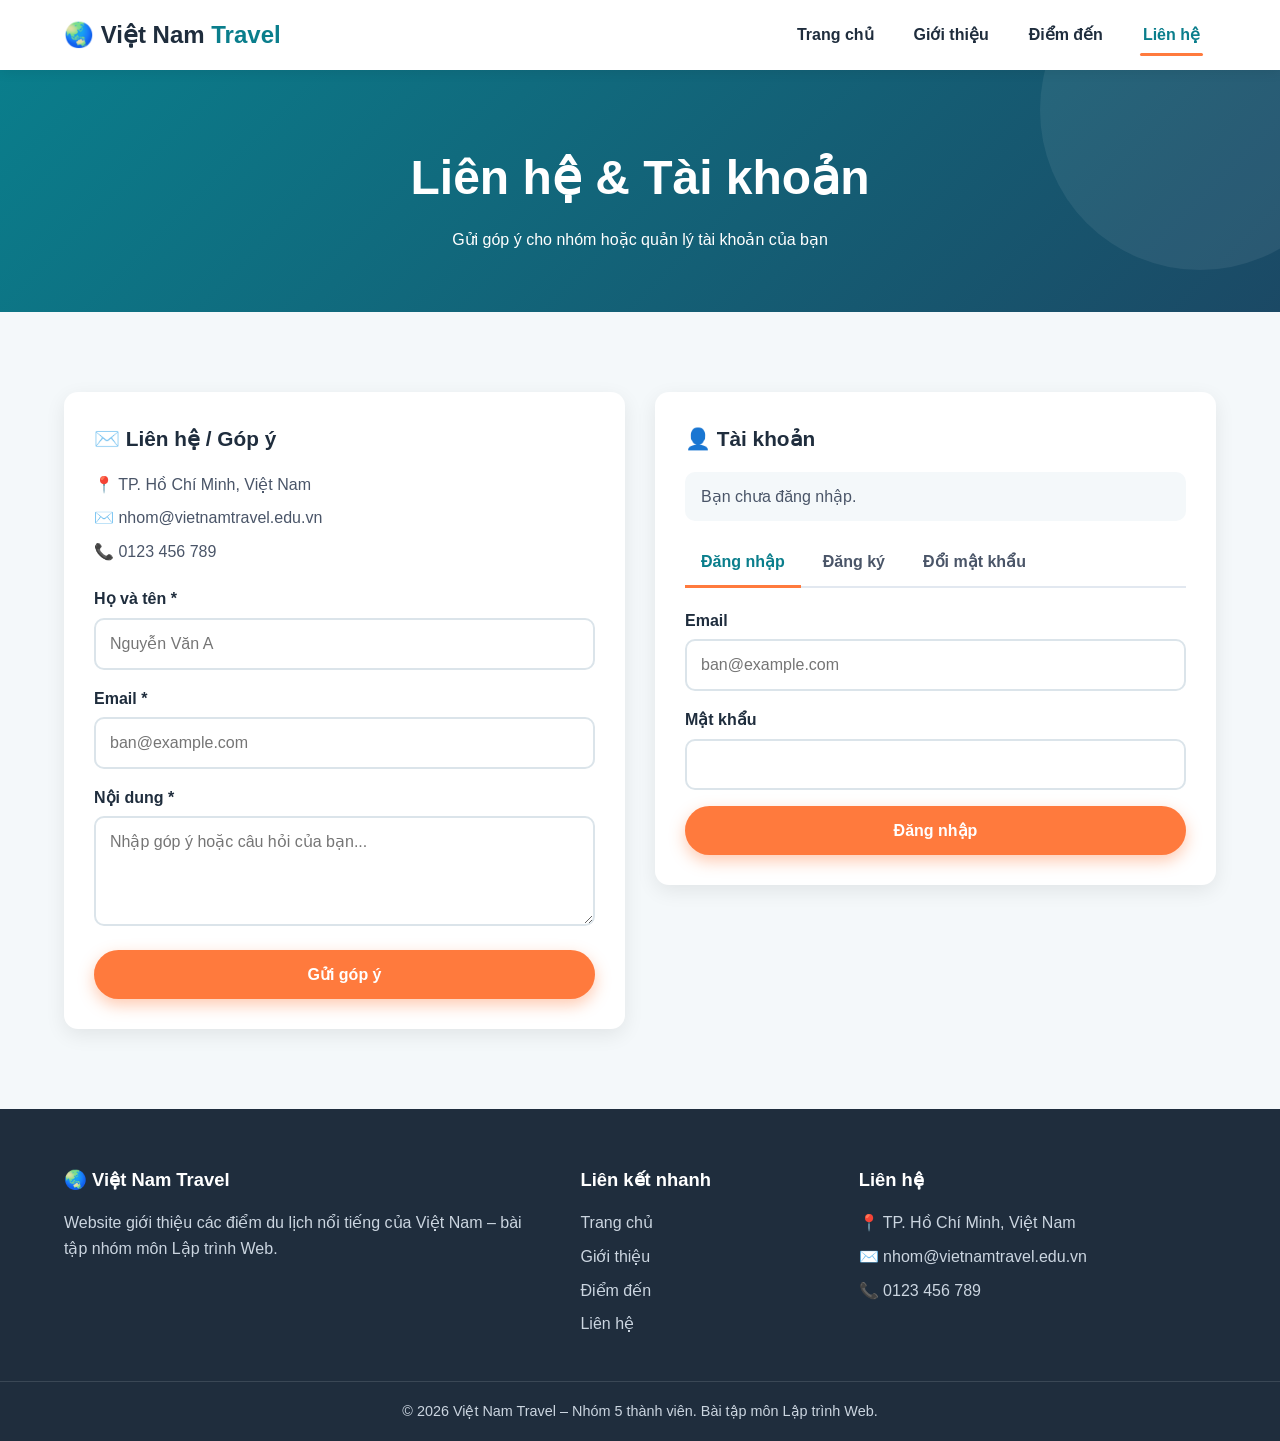
<file: web-project/contact.html>
<!DOCTYPE html>
<html lang="vi">
<head>
 <meta charset="UTF-8">
 <meta name="viewport" content="width=device-width, initial-scale=1.0">
 <title>Liên hệ - Việt Nam Travel</title>
 <link rel="stylesheet" href="css/style.css">
 <link rel="stylesheet" href="css/responsive.css">
</head>
<body>


 <!-- ========== NAVBAR ========== -->
 <header class="navbar">
   <div class="container nav-inner">
     <a href="index.html" class="logo">🌏 Việt Nam <span>Travel</span></a>
     <input type="checkbox" id="nav-toggle" class="nav-toggle">
     <label for="nav-toggle" class="nav-burger" aria-label="Mở menu"><span></span></label>
     <nav class="nav-menu">
       <ul>
         <li><a href="index.html">Trang chủ</a></li>
         <li><a href="about.html">Giới thiệu</a></li>
         <li><a href="products.html">Điểm đến</a></li>
         <li><a href="contact.html" class="active">Liên hệ</a></li>
       </ul>
     </nav>
   </div>
 </header>


 <!-- ========== TIÊU ĐỀ TRANG ========== -->
 <section class="page-hero">
   <h1>Liên hệ &amp; Tài khoản</h1>
   <p>Gửi góp ý cho nhóm hoặc quản lý tài khoản của bạn</p>
 </section>


 <!-- ========== NỘI DUNG ========== -->
 <main class="section">
   <div class="container contact-grid">


     <!-- Cột trái: Liên hệ / Góp ý -->
     <div class="panel">
       <h3>✉️ Liên hệ / Góp ý</h3>
       <ul class="info-list">
         <li>📍 TP. Hồ Chí Minh, Việt Nam</li>
         <li>✉️ nhom@vietnamtravel.edu.vn</li>
         <li>📞 0123 456 789</li>
       </ul>


       <form id="form-feedback" novalidate>
         <div class="form-group">
           <label for="fb-name">Họ và tên *</label>
           <input type="text" id="fb-name" placeholder="Nguyễn Văn A">
         </div>
         <div class="form-group">
           <label for="fb-email">Email *</label>
           <input type="email" id="fb-email" placeholder="ban@example.com">
         </div>
         <div class="form-group">
           <label for="fb-content">Nội dung *</label>
           <textarea id="fb-content" placeholder="Nhập góp ý hoặc câu hỏi của bạn..."></textarea>
         </div>
         <button type="submit" class="btn btn-primary btn-block">Gửi góp ý</button>
         <p class="msg" aria-live="polite"></p>
       </form>
     </div>


     <!-- Cột phải: Tài khoản -->
     <div class="panel">
       <h3>👤 Tài khoản</h3>
       <div class="account-status" id="account-status"></div>


       <div class="tabs">
         <button type="button" class="tab-btn active" data-tab="login">Đăng nhập</button>
         <button type="button" class="tab-btn" data-tab="register">Đăng ký</button>
         <button type="button" class="tab-btn" data-tab="change-pass">Đổi mật khẩu</button>
       </div>


       <!-- Đăng nhập -->
       <div class="tab-panel active" id="tab-login">
         <form id="form-login" novalidate>
           <div class="form-group">
             <label for="login-email">Email</label>
             <input type="email" id="login-email" placeholder="ban@example.com" autocomplete="username">
           </div>
           <div class="form-group">
             <label for="login-pass">Mật khẩu</label>
             <input type="password" id="login-pass" autocomplete="current-password">
           </div>
           <button type="submit" class="btn btn-primary btn-block">Đăng nhập</button>
           <p class="msg" aria-live="polite"></p>
         </form>
       </div>


       <!-- Đăng ký -->
       <div class="tab-panel" id="tab-register">
         <form id="form-register" novalidate>
           <div class="form-group">
             <label for="reg-name">Họ và tên</label>
             <input type="text" id="reg-name" autocomplete="name">
           </div>
           <div class="form-group">
             <label for="reg-email">Email</label>
             <input type="email" id="reg-email" autocomplete="email">
           </div>
           <div class="form-group">
             <label for="reg-pass">Mật khẩu (ít nhất 6 ký tự)</label>
             <input type="password" id="reg-pass" autocomplete="new-password">
           </div>
           <div class="form-group">
             <label for="reg-pass2">Nhập lại mật khẩu</label>
             <input type="password" id="reg-pass2" autocomplete="new-password">
           </div>
           <button type="submit" class="btn btn-primary btn-block">Đăng ký</button>
           <p class="msg" aria-live="polite"></p>
         </form>
       </div>


       <!-- Đổi mật khẩu -->
       <div class="tab-panel" id="tab-change-pass">
         <form id="form-change-pass" novalidate>
           <div class="form-group">
             <label for="cp-old">Mật khẩu cũ</label>
             <input type="password" id="cp-old" autocomplete="current-password">
           </div>
           <div class="form-group">
             <label for="cp-new">Mật khẩu mới</label>
             <input type="password" id="cp-new" autocomplete="new-password">
           </div>
           <div class="form-group">
             <label for="cp-new2">Nhập lại mật khẩu mới</label>
             <input type="password" id="cp-new2" autocomplete="new-password">
           </div>
           <button type="submit" class="btn btn-primary btn-block">Đổi mật khẩu</button>
           <p class="msg" aria-live="polite"></p>
         </form>
       </div>
     </div>


   </div>
 </main>


 <!-- ========== FOOTER ========== -->
 <footer class="footer">
   <div class="container footer-grid">
     <div class="footer-col">
       <h4>🌏 Việt Nam Travel</h4>
       <p>Website giới thiệu các điểm du lịch nổi tiếng của Việt Nam – bài tập nhóm môn Lập trình Web.</p>
     </div>
     <div class="footer-col">
       <h4>Liên kết nhanh</h4>
       <ul>
         <li><a href="index.html">Trang chủ</a></li>
         <li><a href="about.html">Giới thiệu</a></li>
         <li><a href="products.html">Điểm đến</a></li>
         <li><a href="contact.html">Liên hệ</a></li>
       </ul>
     </div>
     <div class="footer-col">
       <h4>Liên hệ</h4>
       <ul>
         <li>📍 TP. Hồ Chí Minh, Việt Nam</li>
         <li>✉️ nhom@vietnamtravel.edu.vn</li>
         <li>📞 0123 456 789</li>
       </ul>
     </div>
   </div>
   <div class="footer-bottom">
     <p>&copy; 2026 Việt Nam Travel – Nhóm 5 thành viên. Bài tập môn Lập trình Web.</p>
   </div>
 </footer>


 <script src="https://code.jquery.com/jquery-3.7.1.min.js"></script>
 <script src="js/main.js"></script>
</body>
</html>
</file>
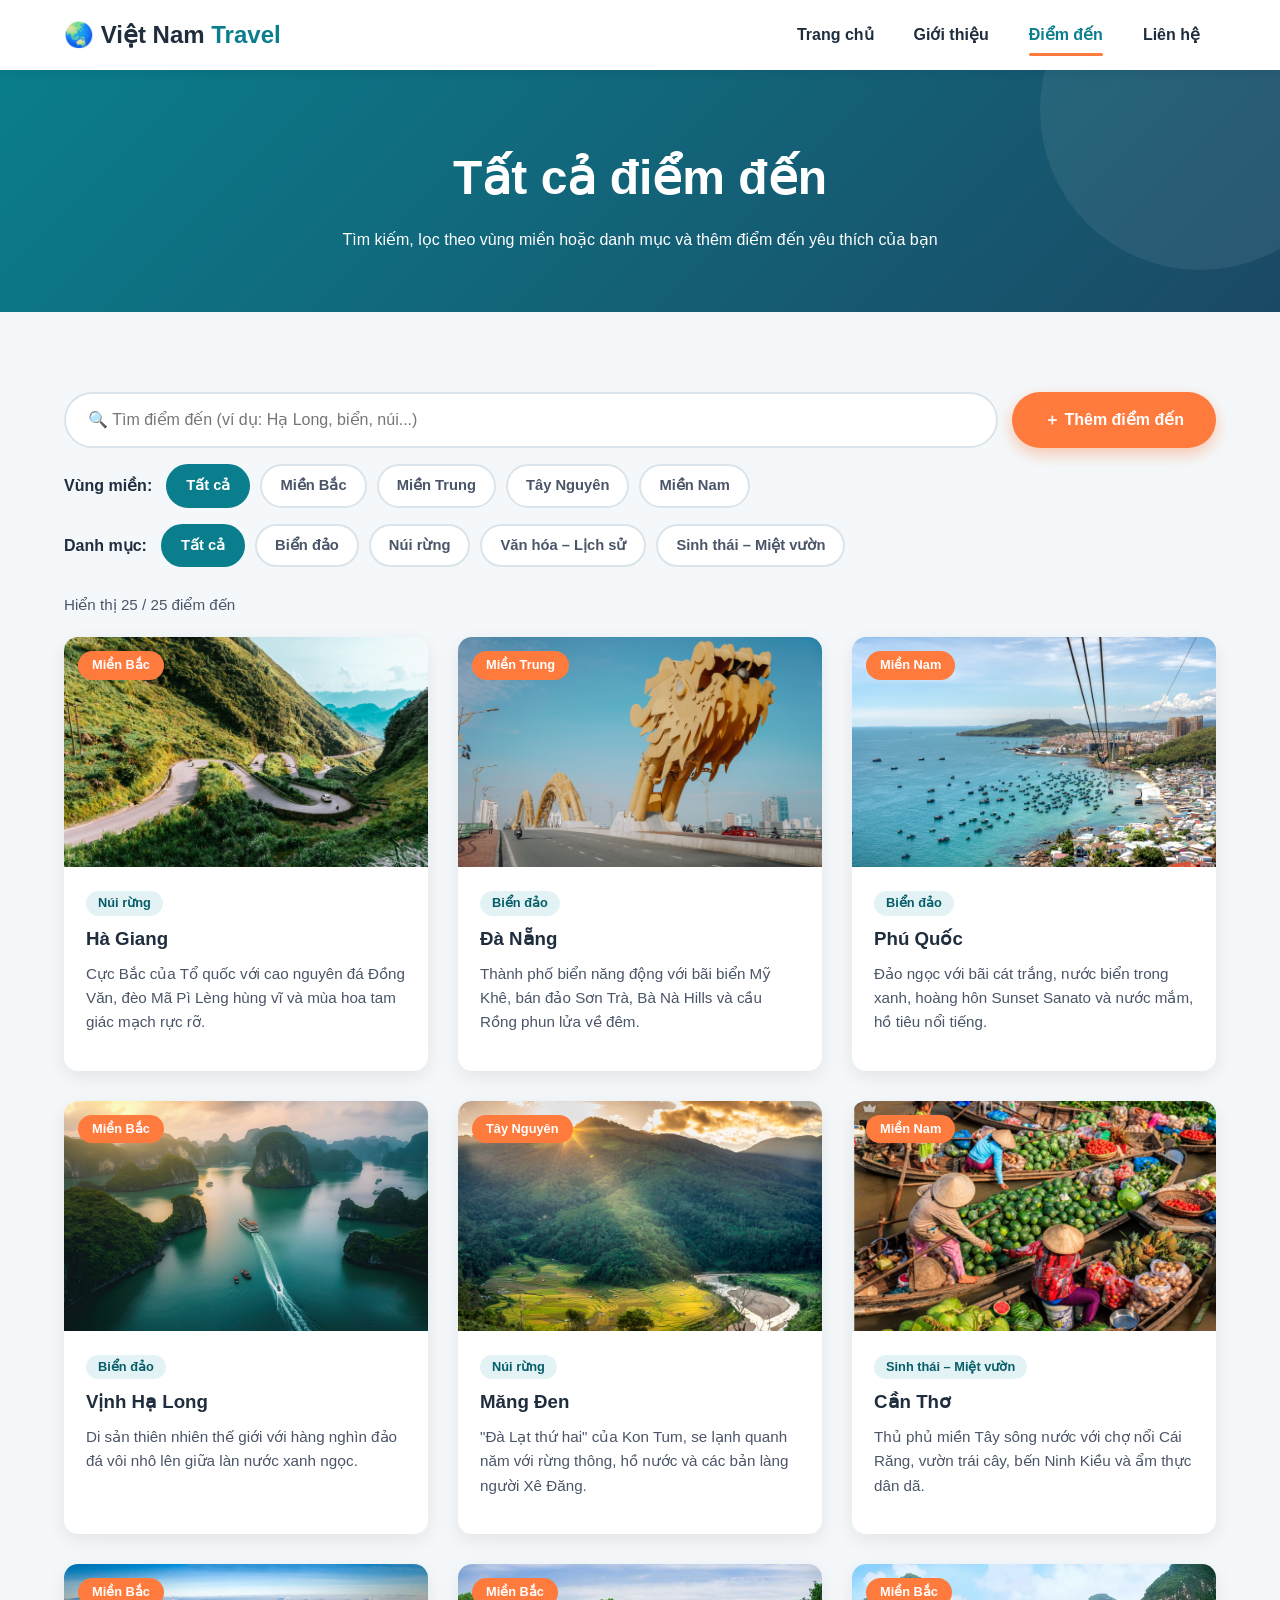
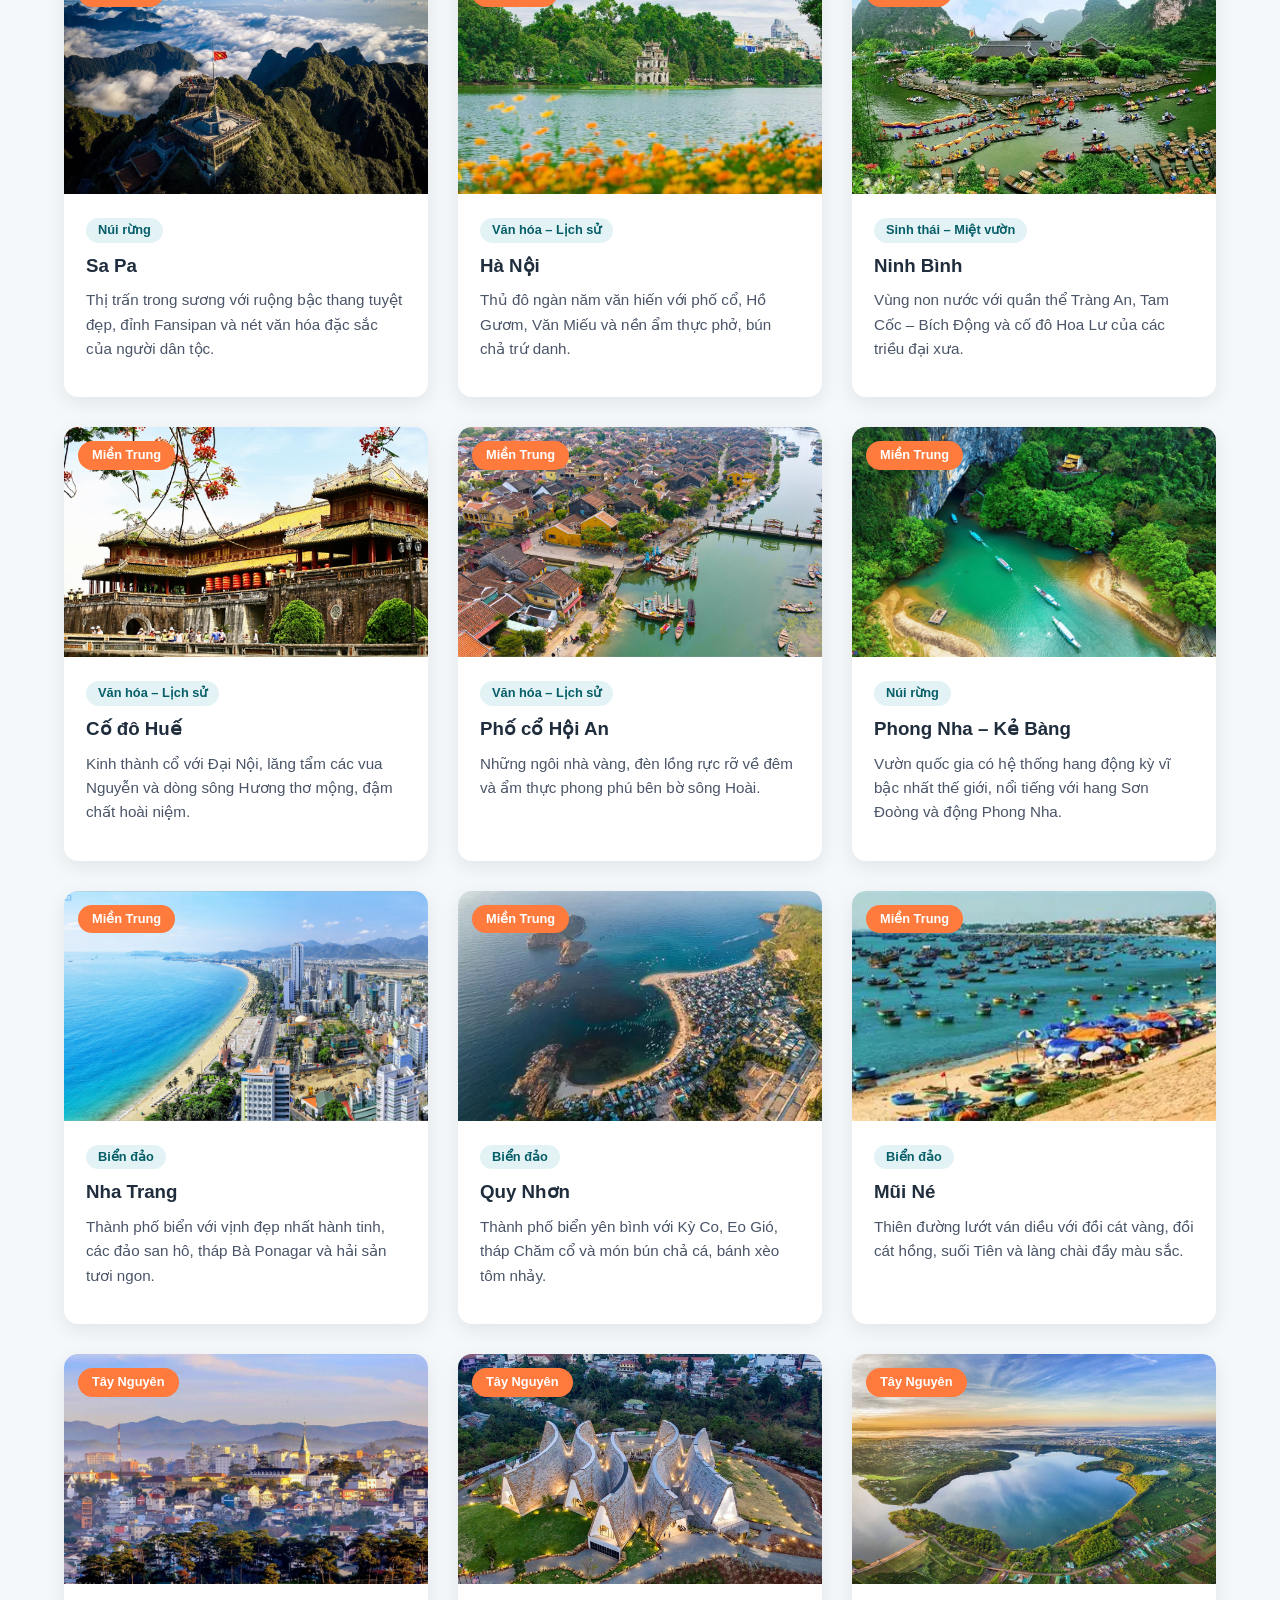
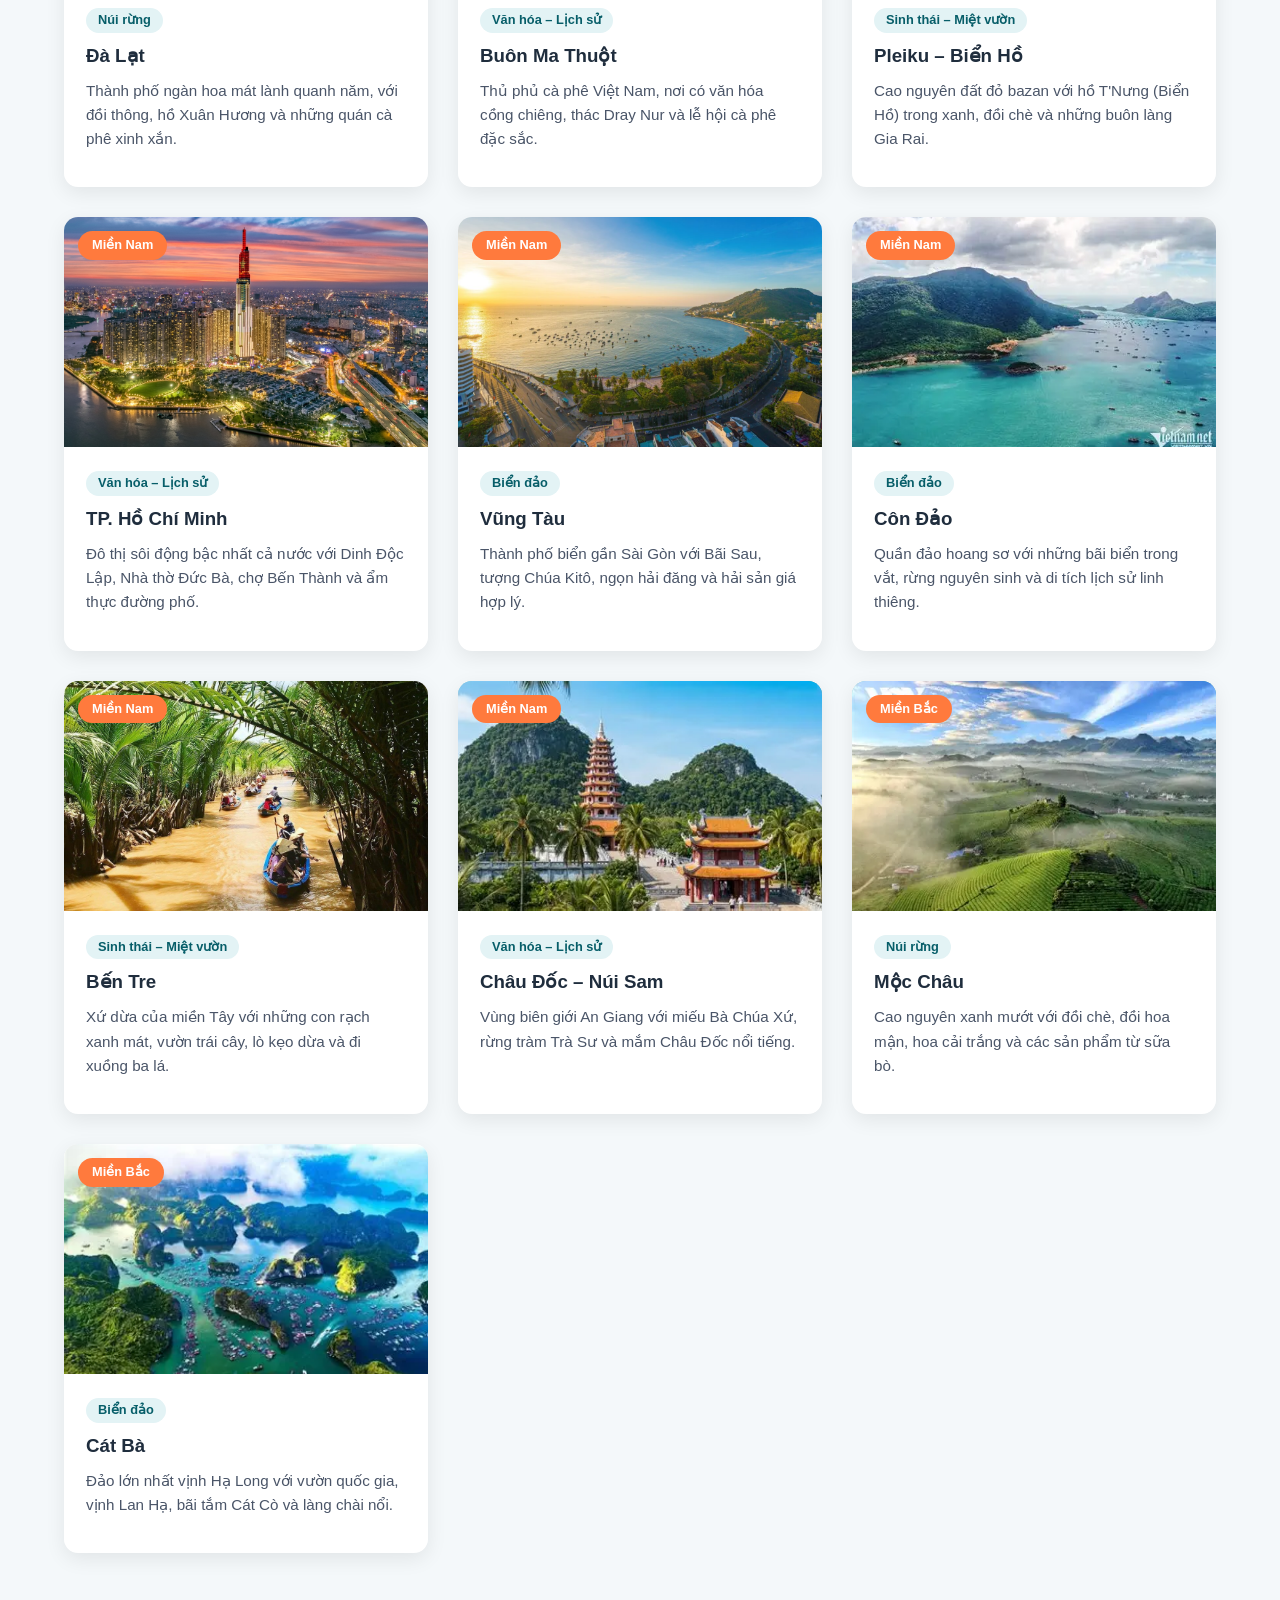
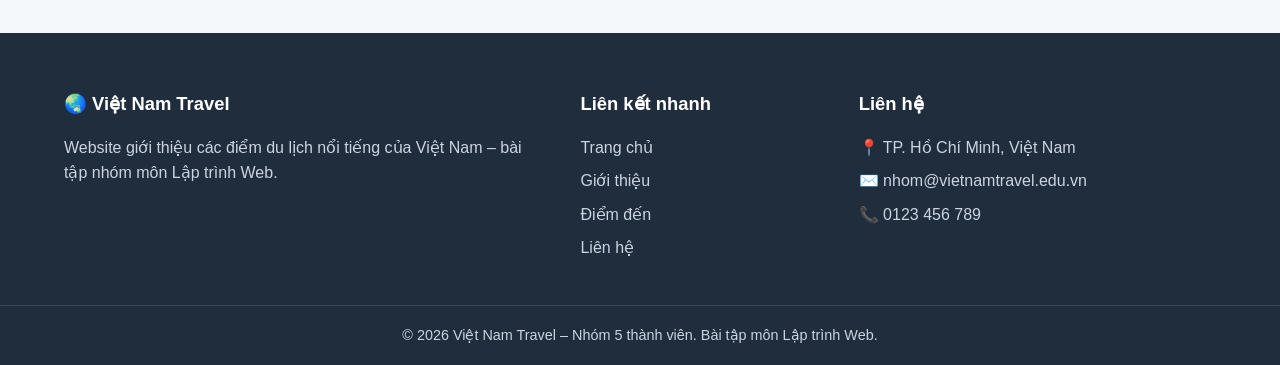
<file: web-project/product.html>
<!DOCTYPE html>

<html lang="vi">

<head>

 <meta charset="UTF-8">

 <meta name="viewport" content="width=device-width, initial-scale=1.0">

 <title>Điểm đến - Việt Nam Travel</title>

 <link rel="stylesheet" href="css/style.css">

 <link rel="stylesheet" href="css/responsive.css">

</head>

<body>


 <!-- ========== NAVBAR ========== -->

 <header class="navbar">

   <div class="container nav-inner">

     <a href="index.html" class="logo">🌏 Việt Nam <span>Travel</span></a>

     <input type="checkbox" id="nav-toggle" class="nav-toggle">

     <label for="nav-toggle" class="nav-burger" aria-label="Mở menu"><span></span></label>

     <nav class="nav-menu">

       <ul>

         <li><a href="index.html">Trang chủ</a></li>

         <li><a href="about.html">Giới thiệu</a></li>

         <li><a href="products.html" class="active">Điểm đến</a></li>

         <li><a href="contact.html">Liên hệ</a></li>

       </ul>

     </nav>

   </div>

 </header>


 <!-- ========== TIÊU ĐỀ TRANG ========== -->

 <section class="page-hero">

   <h1>Tất cả điểm đến</h1>

   <p>Tìm kiếm, lọc theo vùng miền hoặc danh mục và thêm điểm đến yêu thích của bạn</p>

 </section>


 <!-- ========== DANH SÁCH ĐIỂM ĐẾN ========== -->

 <main class="section">

   <div class="container">


     <div class="toolbar">

       <div class="toolbar-top">

         <form class="search-box" id="search-form" role="search">

           <input type="search" id="search-input" placeholder="🔍 Tìm điểm đến (ví dụ: Hạ Long, biển, núi...)" aria-label="Tìm điểm đến" autocomplete="off">

         </form>

         <button type="button" class="btn btn-primary" id="btn-open-add">＋ Thêm điểm đến</button>

       </div>


       <div class="filter-row" id="filter-region">

         <span class="filter-label">Vùng miền:</span>

         <button type="button" class="filter-btn active" data-value="all">Tất cả</button>

         <button type="button" class="filter-btn" data-value="Miền Bắc">Miền Bắc</button>

         <button type="button" class="filter-btn" data-value="Miền Trung">Miền Trung</button>

         <button type="button" class="filter-btn" data-value="Tây Nguyên">Tây Nguyên</button>

         <button type="button" class="filter-btn" data-value="Miền Nam">Miền Nam</button>

       </div>


       <div class="filter-row" id="filter-category">

         <span class="filter-label">Danh mục:</span>

         <button type="button" class="filter-btn active" data-value="all">Tất cả</button>

         <button type="button" class="filter-btn" data-value="Biển đảo">Biển đảo</button>

         <button type="button" class="filter-btn" data-value="Núi rừng">Núi rừng</button>

         <button type="button" class="filter-btn" data-value="Văn hóa – Lịch sử">Văn hóa – Lịch sử</button>

         <button type="button" class="filter-btn" data-value="Sinh thái – Miệt vườn">Sinh thái – Miệt vườn</button>

       </div>

     </div>


     <p class="result-info" id="result-count" aria-live="polite"></p>


     <div class="card-grid" id="destination-list"></div>


     <div class="empty-msg" id="empty-msg">

       <p>😕 Không tìm thấy điểm đến phù hợp.</p>

       <button type="button" class="btn btn-primary btn-small" id="btn-reset-filter">Xóa bộ lọc</button>

     </div>


   </div>

 </main>


 <!-- ========== MODAL THÊM ĐIỂM ĐẾN ========== -->

 <div class="modal" id="add-modal" aria-hidden="true">

   <div class="modal-box" role="dialog" aria-modal="true" aria-labelledby="add-title">

     <button type="button" class="modal-close" aria-label="Đóng">&times;</button>

     <h3 id="add-title">Thêm điểm đến mới</h3>


     <form id="add-form" novalidate>

       <div class="form-group">

         <label for="add-name">Tên điểm đến *</label>

         <input type="text" id="add-name" placeholder="Ví dụ: Mù Cang Chải">

       </div>


       <div class="form-group">

         <label for="add-region">Vùng miền *</label>

         <select id="add-region">

           <option value="">-- Chọn vùng miền --</option>

           <option>Miền Bắc</option>

           <option>Miền Trung</option>

           <option>Tây Nguyên</option>

           <option>Miền Nam</option>

         </select>

       </div>


       <div class="form-group">

         <label for="add-category">Danh mục *</label>

         <select id="add-category">

           <option value="">-- Chọn danh mục --</option>

           <option>Biển đảo</option>

           <option>Núi rừng</option>

           <option>Văn hóa – Lịch sử</option>

           <option>Sinh thái – Miệt vườn</option>

         </select>

       </div>


       <div class="form-group">

         <label for="add-desc">Mô tả *</label>

         <textarea id="add-desc" placeholder="Giới thiệu ngắn về điểm đến (ít nhất 10 ký tự)"></textarea>

       </div>


       <div class="form-group">

         <label for="add-image">Ảnh (đường dẫn hoặc link, có thể bỏ trống)</label>

         <input type="text" id="add-image" placeholder="images/ten-anh.jpg hoặc https://...">

       </div>


       <div class="modal-buttons">

         <button type="button" class="btn btn-outline-dark modal-cancel">Hủy</button>

         <button type="submit" class="btn btn-primary">Lưu điểm đến</button>

       </div>

       <p class="msg" aria-live="polite"></p>

     </form>

   </div>

 </div>


 <!-- ========== FOOTER ========== -->

 <footer class="footer">

   <div class="container footer-grid">

     <div class="footer-col">

       <h4>🌏 Việt Nam Travel</h4>

       <p>Website giới thiệu các điểm du lịch nổi tiếng của Việt Nam – bài tập nhóm môn Lập trình Web.</p>

     </div>

     <div class="footer-col">

       <h4>Liên kết nhanh</h4>

       <ul>

         <li><a href="index.html">Trang chủ</a></li>

         <li><a href="about.html">Giới thiệu</a></li>

         <li><a href="products.html">Điểm đến</a></li>

         <li><a href="contact.html">Liên hệ</a></li>

       </ul>

     </div>

     <div class="footer-col">

       <h4>Liên hệ</h4>

       <ul>

         <li>📍 TP. Hồ Chí Minh, Việt Nam</li>

         <li>✉️ nhom@vietnamtravel.edu.vn</li>

         <li>📞 0123 456 789</li>

       </ul>

     </div>

   </div>

   <div class="footer-bottom">

     <p>&copy; 2026 Việt Nam Travel – Nhóm 5 thành viên. Bài tập môn Lập trình Web.</p>

   </div>

 </footer>


 <script src="https://code.jquery.com/jquery-3.7.1.min.js"></script>

 <script src="js/main.js"></script>

</body>

</html>
</file>
<file: web-project/css/style.css>
/* =====================================================
  style.css - Phụ trách: Vy
  Gồm: biến màu, reset, Navbar, Banner, Card, Footer,
       @keyframes & hover.
  Các trang khác (products, about, contact) có thể
  thêm style riêng ở cuối file hoặc dùng lại các class
  chung: .container, .section, .btn, .card...
  ===================================================== */


/* ---------- 1. BIẾN & RESET ---------- */
:root {
 --primary: #0a7e8c;
 --primary-dark: #075e69;
 --accent: #ff7a3d;
 --dark: #1f2d3d;
 --text: #4a5568;
 --light: #f4f8fa;
 --white: #ffffff;
 --radius: 14px;
 --shadow: 0 6px 20px rgba(0, 0, 0, 0.08);
 --shadow-hover: 0 14px 32px rgba(0, 0, 0, 0.18);
 --nav-height: 70px;
}


* {
 margin: 0;
 padding: 0;
 box-sizing: border-box;
}


html {
 scroll-behavior: smooth;
}


body {
 font-family: "Segoe UI", Roboto, Arial, sans-serif;
 color: var(--text);
 line-height: 1.6;
 background: var(--white);
}


img { max-width: 100%; display: block; }
a { text-decoration: none; color: inherit; }
ul { list-style: none; }


.container {
 width: 90%;
 max-width: 1200px;
 margin: 0 auto;
}


/* ---------- 2. NAVBAR ---------- */
.navbar {
 position: sticky;
 top: 0;
 z-index: 1000;
 height: var(--nav-height);
 background: var(--white);
 box-shadow: 0 2px 12px rgba(0, 0, 0, 0.08);
 animation: slideDown 0.6s ease both;
}


.nav-inner {
 height: 100%;
 display: flex;
 align-items: center;
 justify-content: space-between;
}


.logo {
 font-size: 1.5rem;
 font-weight: 700;
 color: var(--dark);
 transition: transform 0.3s;
}
.logo span { color: var(--primary); }
.logo:hover { transform: scale(1.05); }


.nav-menu ul {
 display: flex;
 gap: 8px;
}


.nav-menu a {
 position: relative;
 display: block;
 padding: 8px 16px;
 font-weight: 600;
 color: var(--dark);
 transition: color 0.3s;
}


/* gạch chân chạy ra khi hover */
.nav-menu a::after {
 content: "";
 position: absolute;
 left: 50%;
 bottom: 0;
 width: 0;
 height: 3px;
 background: var(--accent);
 border-radius: 3px;
 transition: width 0.3s, left 0.3s;
}
.nav-menu a:hover,
.nav-menu a.active { color: var(--primary); }
.nav-menu a:hover::after,
.nav-menu a.active::after {
 width: 70%;
 left: 15%;
}


/* nút hamburger (CSS thuần, không cần JS) */
.nav-toggle { display: none; }
.nav-burger {
 display: none;
 cursor: pointer;
 width: 30px;
 height: 22px;
 position: relative;
}
.nav-burger span,
.nav-burger span::before,
.nav-burger span::after {
 content: "";
 position: absolute;
 left: 0;
 width: 100%;
 height: 3px;
 background: var(--dark);
 border-radius: 3px;
 transition: transform 0.3s, top 0.3s, background 0.3s;
}
.nav-burger span { top: 9px; }
.nav-burger span::before { top: -9px; }
.nav-burger span::after { top: 9px; }


.nav-toggle:checked + .nav-burger span { background: transparent; }
.nav-toggle:checked + .nav-burger span::before { top: 0; transform: rotate(45deg); }
.nav-toggle:checked + .nav-burger span::after { top: 0; transform: rotate(-45deg); }


/* ---------- 3. BUTTON ---------- */
.btn {
 display: inline-block;
 padding: 13px 30px;
 border-radius: 50px;
 font-weight: 600;
 border: 2px solid transparent;
 cursor: pointer;
 transition: transform 0.3s, box-shadow 0.3s, background 0.3s, color 0.3s;
}
.btn:hover { transform: translateY(-4px); }


.btn-primary {
 background: var(--accent);
 color: var(--white);
 box-shadow: 0 6px 16px rgba(255, 122, 61, 0.4);
}
.btn-primary:hover {
 background: #ff6a24;
 box-shadow: 0 10px 22px rgba(255, 122, 61, 0.55);
}


.btn-outline {
 border-color: var(--white);
 color: var(--white);
}
.btn-outline:hover {
 background: var(--white);
 color: var(--primary-dark);
}

/*ĐĂNG KÍ - ĐĂNG NHẬP*/
.nav-inner {
  display: flex;
  align-items: center;
  justify-content: space-between;
  gap: 16px;
}

.nav-auth {
  display: flex;
  align-items: center;
  gap: 10px;
  flex-shrink: 0;
}

.btn-auth {
  display: inline-block;
  padding: 7px 16px;
  border-radius: 999px;
  font-size: 0.9rem;
  font-weight: 600;
  text-decoration: none;
  transition: all 0.25s ease;
  white-space: nowrap;
}

.btn-register {
  background: var(--accent);
  color: var(--white);
  border: 1.5px solid var(--accent);
}

.btn-register:hover {
  opacity: 0.92;
  transform: translateY(-1px);
}

.btn-login {
  background: transparent;
  color: var(--primary);
  border: 1.5px solid var(--primary);
}

.btn-login:hover {
  background: var(--primary);
  color: var(--white);
}


/* ---------- 4. BANNER ---------- */
.banner {
 position: relative;
 min-height: calc(100vh - var(--nav-height));
 display: flex;
 align-items: center;
 justify-content: center;
 text-align: center;
 overflow: hidden;
 color: var(--white);
 /* nền dự phòng nếu chưa có ảnh banner.jpg */
 background: linear-gradient(135deg, #0a7e8c, #1b4965);
}

.banner-video {
  position: absolute;
  inset: 0;
  width: 100%;
  height: 100%;
  object-fit: cover;
  z-index: 0;
  pointer-events: none;
}

/* ảnh banner phóng to chậm (Ken Burns) */
/*.banner::before {
 content: "";
 position: absolute;
 inset: 0;
 background: url("../images/banner.jpg") center / cover no-repeat;
 animation: zoomSlow 18s ease-in-out infinite alternate;
}
 */


.banner-overlay {
 position: absolute;
 inset: 0;
 z-index: 1;
 background: linear-gradient(180deg, rgba(0, 0, 0, 0.35), rgba(0, 40, 50, 0.65));
}


.banner-content {
 position: relative;
 z-index: 2;
 max-width: 780px;
 padding: 40px 20px;
}


.banner-sub {
 font-size: 1.1rem;
 letter-spacing: 4px;
 text-transform: uppercase;
 opacity: 0;
 animation: fadeInUp 0.9s ease 0.2s forwards;
}


.banner h1 {
 font-size: clamp(2.2rem, 6vw, 4rem);
 line-height: 1.2;
 margin: 10px 0 18px;
 opacity: 0;
 animation: fadeInUp 0.9s ease 0.5s forwards;
}
.banner h1 span { color: #ffd166; }


.banner-desc {
 font-size: 1.1rem;
 margin-bottom: 30px;
 opacity: 0;
 animation: fadeInUp 0.9s ease 0.8s forwards;
}


.banner-buttons {
 display: flex;
 flex-wrap: wrap;
 gap: 16px;
 justify-content: center;
 opacity: 0;
 animation: fadeInUp 0.9s ease 1.1s forwards;
}


.banner-buttons .btn-primary { animation: pulse 2.4s ease-in-out 2.2s infinite; }


.scroll-down {
 position: absolute;
 bottom: 18px;
 left: 50%;
 z-index: 2;
 transform: translateX(-50%);
 font-size: 2.6rem;
 line-height: 1;
 color: var(--white);
 animation: bounce 1.8s ease-in-out infinite;
}


/* ---------- 5. SECTION & CARD ---------- */
.section { padding: 80px 0; background: var(--light); }


.section-head {
 text-align: center;
 margin-bottom: 48px;
}
.section-head h2 {
 position: relative;
 display: inline-block;
 font-size: 2.2rem;
 color: var(--dark);
 padding-bottom: 12px;
}
.section-head h2::after {
 content: "";
 position: absolute;
 left: 50%;
 bottom: 0;
 width: 70px;
 height: 4px;
 background: var(--accent);
 border-radius: 4px;
 transform: translateX(-50%);
}
.section-head p { margin-top: 12px; }


.card-grid {
 display: grid;
 grid-template-columns: repeat(3, 1fr);
 gap: 30px;
}


.card {
 background: var(--white);
 border-radius: var(--radius);
 overflow: hidden;
 box-shadow: var(--shadow);
 transition: transform 0.35s, box-shadow 0.35s;
 opacity: 0;
 animation: fadeInUp 0.8s ease forwards;
}
/* hiện lần lượt từng thẻ */
.card:nth-child(1) { animation-delay: 0.1s; }
.card:nth-child(2) { animation-delay: 0.25s; }
.card:nth-child(3) { animation-delay: 0.4s; }
.card:nth-child(4) { animation-delay: 0.55s; }
.card:nth-child(5) { animation-delay: 0.7s; }
.card:nth-child(6) { animation-delay: 0.85s; }


.card:hover {
 transform: translateY(-10px);
 box-shadow: var(--shadow-hover);
}


.card-img {
 position: relative;
 height: 230px;
 overflow: hidden;
 background: linear-gradient(135deg, #7fc8d1, #0a7e8c); /* nền khi chưa có ảnh */
}
.card-img img {
 width: 100%;
 height: 100%;
 object-fit: cover;
 transition: transform 0.6s;
}
.card:hover .card-img img { transform: scale(1.12) rotate(1deg); }


.card-tag {
 position: absolute;
 top: 14px;
 left: 14px;
 padding: 4px 14px;
 border-radius: 50px;
 font-size: 0.8rem;
 font-weight: 600;
 background: var(--accent);
 color: var(--white);
}


.card-body { padding: 22px; }
.card-body h3 {
 color: var(--dark);
 margin-bottom: 8px;
 transition: color 0.3s;
}
.card:hover .card-body h3 { color: var(--primary); }
.card-body p { font-size: 0.95rem; margin-bottom: 14px; }


.card-link {
 display: inline-block;
 font-weight: 600;
 color: var(--primary);
 transition: transform 0.3s, color 0.3s;
}
.card-link:hover {
 color: var(--accent);
 transform: translateX(6px);
}


.section-more { text-align: center; margin-top: 50px; }


/* ---------- 6. FOOTER ---------- */
.footer {
 background: var(--dark);
 color: #cbd5e0;
}


.footer-grid {
 display: grid;
 grid-template-columns: 2fr 1fr 1.5fr;
 gap: 40px;
 padding: 56px 0 36px;
}


.footer-col h4 {
 color: var(--white);
 font-size: 1.15rem;
 margin-bottom: 16px;
}
.footer-col li { margin-bottom: 8px; }


.footer-col a {
 display: inline-block;
 transition: color 0.3s, transform 0.3s;
}
.footer-col a:hover {
 color: var(--accent);
 transform: translateX(6px);
}


.footer-bottom {
 text-align: center;
 padding: 18px 0;
 font-size: 0.9rem;
 border-top: 1px solid rgba(255, 255, 255, 0.12);
}


/* ---------- 7. KEYFRAMES ---------- */
@keyframes fadeInUp {
 from { opacity: 0; transform: translateY(40px); }
 to   { opacity: 1; transform: translateY(0); }
}


@keyframes slideDown {
 from { transform: translateY(-100%); }
 to   { transform: translateY(0); }
}


@keyframes zoomSlow {
 from { transform: scale(1); }
 to   { transform: scale(1.15); }
}


@keyframes bounce {
 0%, 100% { transform: translate(-50%, 0); }
 50%      { transform: translate(-50%, 12px); }
}


@keyframes pulse {
 0%, 100% { box-shadow: 0 6px 16px rgba(255, 122, 61, 0.4); }
 50%      { box-shadow: 0 0 0 14px rgba(255, 122, 61, 0); }
}


/* ---------- 8. NAVBAR TRÊN MOBILE (tối thiểu để menu dùng được) ----------
  Minh có thể chuyển/mở rộng phần này sang responsive.css */
@media (max-width: 768px) {
 .nav-burger { display: block; }


 .nav-menu {
   position: absolute;
   top: var(--nav-height);
   left: 0;
   width: 100%;
   background: var(--white);
   box-shadow: 0 10px 14px rgba(0, 0, 0, 0.08);
   max-height: 0;
   overflow: hidden;
   transition: max-height 0.4s ease;
 }
 .nav-menu ul {
   flex-direction: column;
   gap: 0;
   padding: 8px 0;
 }
 .nav-menu a { padding: 14px 24px; }
 .nav-toggle:checked ~ .nav-menu { max-height: 400px; }
}

/*-------9. TRANG CON - DÙNG CHUNG-------*/
button.btn { font-family: inherit; font-size: 1rem; }
.btn-small { padding: 7px 18px; font-size: 0.9rem !important; }
.btn-block { display: block; width: 100%; }
.btn-outline-dark {
 border-color: #cbd5e0;
 color: var(--text);
 background: var(--white);
}
.btn-outline-dark:hover { border-color: var(--primary); color: var(--primary); }


.section-white { background: var(--white); }


.page-hero {
 position: relative;
 overflow: hidden;
 text-align: center;
 color: var(--white);
 padding: 70px 20px 60px;
 background: linear-gradient(135deg, #0a7e8c, #1b4965);
}
.page-hero::after {
 content: "";
 position: absolute;
 top: -120px;
 right: -80px;
 width: 320px;
 height: 320px;
 border-radius: 50%;
 background: rgba(255, 255, 255, 0.07);
 animation: float 8s ease-in-out infinite;
}
.page-hero h1 {
 position: relative;
 z-index: 1;
 font-size: clamp(2rem, 5vw, 3rem);
 animation: fadeInUp 0.8s ease both;
}
.page-hero p {
 position: relative;
 z-index: 1;
 margin-top: 10px;
 opacity: 0.9;
 animation: fadeInUp 0.8s ease 0.2s both;
}


@keyframes float {
 0%, 100% { transform: translateY(0); }
 50%      { transform: translateY(30px); }
}
@keyframes popIn {
 from { opacity: 0; transform: scale(0.85); }
 to   { opacity: 1; transform: scale(1); }
}


/* ----- Form dùng chung ----- */
.form-group { margin-bottom: 16px; }
.form-group label {
 display: block;
 margin-bottom: 6px;
 font-weight: 600;
 color: var(--dark);
}
.form-group input,
.form-group select,
.form-group textarea {
 width: 100%;
 padding: 11px 14px;
 border: 2px solid #dbe4ea;
 border-radius: 10px;
 background: var(--white);
 font: inherit;
 color: var(--dark);
 outline: none;
 transition: border-color 0.3s, box-shadow 0.3s;
}
.form-group input:focus,
.form-group select:focus,
.form-group textarea:focus {
 border-color: var(--primary);
 box-shadow: 0 0 0 3px rgba(10, 126, 140, 0.15);
}
.form-group textarea { min-height: 110px; resize: vertical; }


.msg {
 display: none;
 margin-top: 14px;
 padding: 10px 14px;
 border-radius: 10px;
 font-size: 0.95rem;
}
.msg.success { background: #e6f7ee; color: #1d7a46; }
.msg.error   { background: #fdeaea; color: #b83232; }


/* ----- Trang Điểm đến (Thư) ----- */
.toolbar { display: flex; flex-direction: column; gap: 16px; margin-bottom: 26px; }
.toolbar-top { display: flex; gap: 14px; }
.search-box { flex: 1; min-width: 0; }
.search-box input {
 width: 100%;
 padding: 13px 22px;
 border: 2px solid #dbe4ea;
 border-radius: 50px;
 font: inherit;
 outline: none;
 transition: border-color 0.3s, box-shadow 0.3s;
}
.search-box input:focus {
 border-color: var(--primary);
 box-shadow: 0 0 0 4px rgba(10, 126, 140, 0.15);
}


.filter-row { display: flex; flex-wrap: wrap; align-items: center; gap: 10px; }
.filter-label { margin-right: 4px; font-weight: 600; color: var(--dark); }
.filter-btn {
 padding: 8px 18px;
 border: 2px solid #dbe4ea;
 border-radius: 50px;
 background: var(--white);
 font: inherit;
 font-weight: 600;
 font-size: 0.92rem;
 color: var(--text);
 cursor: pointer;
 transition: transform 0.25s, background 0.25s, color 0.25s, border-color 0.25s;
}
.filter-btn:hover { transform: translateY(-3px); border-color: var(--primary); color: var(--primary); }
.filter-btn.active { background: var(--primary); border-color: var(--primary); color: var(--white); }


.result-info { margin-bottom: 20px; font-size: 0.95rem; }
.empty-msg { display: none; padding: 40px 0; text-align: center; }
.empty-msg p { margin-bottom: 14px; font-size: 1.1rem; }


.card-cat {
 display: inline-block;
 margin-bottom: 8px;
 padding: 2px 12px;
 border-radius: 50px;
 background: #e3f3f5;
 font-size: 0.8rem;
 font-weight: 600;
 color: var(--primary-dark);
}
.card-actions { display: flex; align-items: center; justify-content: space-between; }
.card-new { font-size: 0.85rem; font-weight: 600; color: var(--accent); }
.btn-delete {
 border: none;
 background: none;
 font: inherit;
 font-size: 0.85rem;
 font-weight: 600;
 color: #e53e3e;
 cursor: pointer;
 transition: transform 0.25s;
}
.btn-delete:hover { transform: scale(1.12); text-decoration: underline; }


/* Modal */
.modal {
 position: fixed;
 inset: 0;
 z-index: 2000;
 display: none;
 align-items: center;
 justify-content: center;
 padding: 20px;
 background: rgba(0, 0, 0, 0.55);
}
.modal.open { display: flex; }
.modal-box {
 position: relative;
 width: 100%;
 max-width: 520px;
 max-height: 92vh;
 overflow-y: auto;
 padding: 30px;
 border-radius: var(--radius);
 background: var(--white);
 animation: popIn 0.35s ease;
}
.modal-box h3 { margin-bottom: 20px; color: var(--dark); font-size: 1.4rem; }
.modal-close {
 position: absolute;
 top: 10px;
 right: 16px;
 border: none;
 background: none;
 font-size: 2rem;
 line-height: 1;
 color: #888;
 cursor: pointer;
 transition: transform 0.3s, color 0.3s;
}
.modal-close:hover { transform: rotate(90deg); color: var(--accent); }
.modal-buttons { display: flex; justify-content: flex-end; gap: 12px; }


/* ----- Trang Giới thiệu (Minh) ----- */
.about-text { max-width: 820px; margin: 0 auto; text-align: center; font-size: 1.05rem; }
.goal-list { display: grid; grid-template-columns: repeat(3, 1fr); gap: 24px; margin-top: 36px; }
.goal {
 padding: 28px 22px;
 border-radius: var(--radius);
 background: var(--light);
 text-align: center;
 transition: transform 0.35s, box-shadow 0.35s;
}
.goal:hover { transform: translateY(-8px); box-shadow: var(--shadow-hover); }
.goal .icon { display: block; margin-bottom: 10px; font-size: 2.3rem; }
.goal h3 { margin-bottom: 8px; color: var(--dark); }


.team-grid { display: grid; grid-template-columns: repeat(5, 1fr); gap: 20px; }
.member {
 padding: 26px 16px;
 border-radius: var(--radius);
 background: var(--light);
 text-align: center;
 transition: transform 0.35s, box-shadow 0.35s;
}
.member:hover { transform: translateY(-8px); box-shadow: var(--shadow-hover); }
.avatar {
 display: flex;
 align-items: center;
 justify-content: center;
 width: 84px;
 height: 84px;
 margin: 0 auto 12px;
 border-radius: 50%;
 background: linear-gradient(135deg, var(--primary), var(--accent));
 font-size: 2rem;
 font-weight: 700;
 color: var(--white);
 transition: transform 0.6s;
}
.member:hover .avatar { transform: rotate(360deg); }
.member h3 { color: var(--dark); }
.member .role { margin: 2px 0 8px; font-size: 0.88rem; font-weight: 600; color: var(--primary); }
.member .task { margin-bottom: 8px; font-size: 0.9rem; }
.member small { color: #8a97a5; }


/* ----- Trang Liên hệ (Tuyền) ----- */
.contact-grid { display: grid; grid-template-columns: 1fr 1fr; gap: 30px; align-items: start; }
.panel {
 padding: 30px;
 border-radius: var(--radius);
 background: var(--white);
 box-shadow: var(--shadow);
}
.panel h3 { margin-bottom: 16px; color: var(--dark); font-size: 1.3rem; }
.info-list { margin-bottom: 22px; }
.info-list li { margin-bottom: 8px; }


.account-status {
 display: flex;
 align-items: center;
 justify-content: space-between;
 flex-wrap: wrap;
 gap: 10px;
 margin-bottom: 18px;
 padding: 12px 16px;
 border-radius: 10px;
 background: var(--light);
}
.tabs { display: flex; flex-wrap: wrap; gap: 6px; margin-bottom: 20px; border-bottom: 2px solid #e2e8f0; }
.tab-btn {
 margin-bottom: -2px;
 padding: 10px 16px;
 border: none;
 border-bottom: 3px solid transparent;
 background: none;
 font: inherit;
 font-weight: 600;
 color: var(--text);
 cursor: pointer;
 transition: color 0.3s, border-color 0.3s;
}
.tab-btn:hover { color: var(--primary); }
.tab-btn.active { color: var(--primary); border-bottom-color: var(--accent); }
.tab-panel { display: none; }
.tab-panel.active { display: block; animation: fadeInUp 0.4s ease; }
</file>
<file: web-project/css/responsive.css>
/* =====================================================
  responsive.css - Phụ trách: Minh
  Viết quy tắc cho: desktop (>1024px), tablet (<=1024px),
  mobile (<=768px, <=480px).
  Lưu ý: Vy đã viết sẵn menu hamburger tối thiểu ở cuối
  style.css (mục 8) - Minh có thể chuyển về đây.
  ===================================================== */


/* TABLET */
@media (max-width: 1024px) {
 /* TODO (Minh) */
}


/* MOBILE */
@media (max-width: 768px) {
 /* TODO (Minh) */
}


/* MOBILE NHỎ */
@media (max-width: 480px) {
 /* TODO (Minh) */
}
</file>
